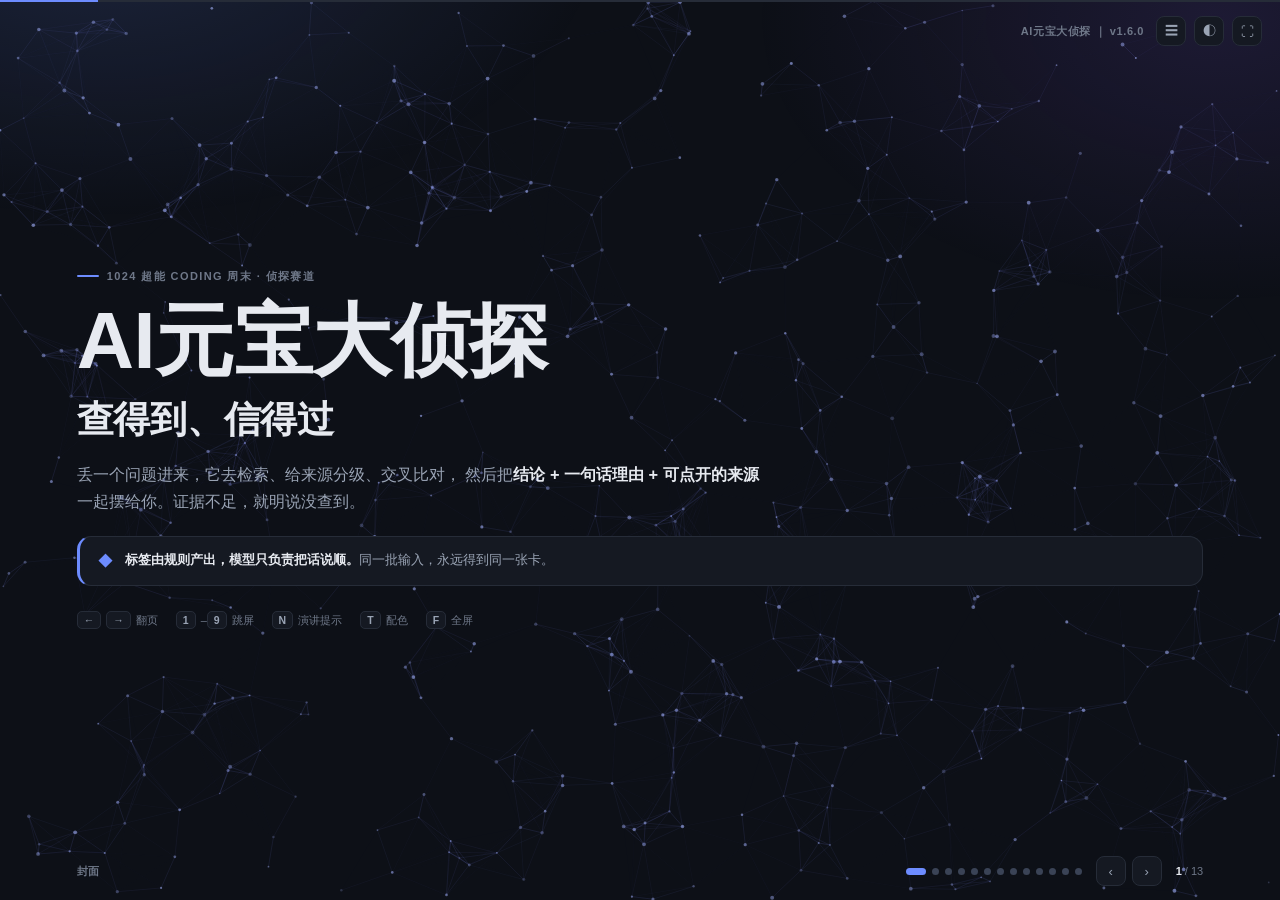
<file: docs/pitch.html>
<!DOCTYPE html>
<html lang="zh-CN" data-theme="dark">
<head>
<meta charset="utf-8">
<meta name="viewport" content="width=device-width, initial-scale=1">
<title>AI元宝大侦探——查得到、信得过 · 路演</title>
<link rel="icon" href="data:image/svg+xml,%3Csvg xmlns='http://www.w3.org/2000/svg' viewBox='0 0 100 100'%3E%3Ctext y='.9em' font-size='88'%3E%F0%9F%94%8D%3C/text%3E%3C/svg%3E">
<script>
// 首帧之前定主题，避免投影时闪一下白
(function () {
  var t = "dark";
  try {
    var f = new URLSearchParams(location.search).get("theme");
    t = (f === "light" || f === "dark") ? f : (localStorage.getItem("detective-theme") || "dark");
  } catch (e) { /* 隐私模式 */ }
  document.documentElement.setAttribute("data-theme", t === "light" ? "light" : "dark");
})();
</script>
<style>
/* ==========================================================================
   配色沿用主站的语义变量，改令牌就够，不要在这里写死色值
   ========================================================================== */
:root {
  color-scheme: light;
  --bg: #f6f7f9;
  --surface: #ffffff;
  --surface-2: #fbfcfe;
  --line: #e4e7ec;
  --line-hover: #c3cbdc;
  --text: #16181d;
  --text-2: #5b6270;
  --text-3: #8a909c;
  --accent: #2f5bea;
  --accent-soft: #eef2ff;
  --ok: #10854f;
  --ok-bg: #e9f7ef;
  --ok-line: #bfe6d1;
  --bad: #c8342f;
  --bad-bg: #fdeceb;
  --bad-line: #f3d9d6;
  --warn: #a86a00;
  --warn-bg: #fdf3e0;
  --warn-line: #f0dcb4;
  --info: #1f5fa8;
  --info-bg: #eaf2fb;
  --info-line: #cfe0f4;
  --muted: #6b7280;
  --muted-bg: #eef0f3;
  --shadow: 0 1px 2px rgba(16, 24, 40, .05), 0 10px 30px rgba(16, 24, 40, .06);
  --pt-dot: 99, 102, 241;
  --pt-link: 79, 70, 229;
  --pt-mouse: 124, 58, 237;
  --pt-boost: 1.45;
  --glow-a: rgba(99, 102, 241, .10);
  --glow-b: rgba(47, 91, 234, .07);
}
[data-theme="dark"] {
  color-scheme: dark;
  --bg: #0d1017;
  --surface: #151922;
  --surface-2: #1a1f2a;
  --line: #262c38;
  --line-hover: #3a4356;
  --text: #e7eaf0;
  --text-2: #9aa4b5;
  --text-3: #6f7889;
  --accent: #6d8cff;
  --accent-soft: #1b2436;
  --ok: #45d69b;
  --ok-bg: #0f2b21;
  --ok-line: #1f5c43;
  --bad: #ff7a72;
  --bad-bg: #2c1516;
  --bad-line: #5a2b28;
  --warn: #f0b53e;
  --warn-bg: #2b2213;
  --warn-line: #5c4a20;
  --info: #6aa8ef;
  --info-bg: #131f2e;
  --info-line: #24415f;
  --muted: #8b93a3;
  --muted-bg: #232834;
  --shadow: 0 1px 2px rgba(0, 0, 0, .5), 0 10px 30px rgba(0, 0, 0, .35);
  --pt-dot: 165, 180, 252;
  --pt-link: 129, 140, 248;
  --pt-mouse: 199, 210, 254;
  --pt-boost: 1.15;
  --glow-a: rgba(109, 140, 255, .16);
  --glow-b: rgba(139, 92, 246, .13);
}

* { box-sizing: border-box; }

html, body { height: 100%; }
body {
  margin: 0; overflow: hidden;
  background: var(--bg); color: var(--text);
  font-family: -apple-system, BlinkMacSystemFont, "Segoe UI", "PingFang SC",
    "Hiragino Sans GB", "Microsoft YaHei", sans-serif;
  -webkit-font-smoothing: antialiased;
  transition: background-color .25s ease, color .25s ease;
}

/* 背景：柔光 + 粒子，都在内容之下 */
body::before {
  content: ""; position: fixed; inset: 0; z-index: 0; pointer-events: none;
  background:
    radial-gradient(56vw 46vh at 8% -8%, var(--glow-a), transparent 70%),
    radial-gradient(50vw 44vh at 95% 2%, var(--glow-b), transparent 72%);
}
#pt { position: fixed; inset: 0; z-index: 0; pointer-events: none; display: block; }

/* ==========================================================================
   版式令牌
   ========================================================================== */
:root {
  --fs-display: clamp(40px, 6.2vw, 88px);
  --fs-h2: clamp(23px, 2.9vw, 40px);
  --fs-h3: clamp(15px, 1.3vw, 19px);
  --fs-lead: clamp(14px, 1.28vw, 20px);
  --fs-body: clamp(12.5px, 1.02vw, 15.5px);
  --fs-mini: clamp(11px, .84vw, 12.5px);
  --pad-x: clamp(28px, 6vw, 104px);
  --radius: 14px;
}

/* ==========================================================================
   幻灯片
   ========================================================================== */
#deck { position: fixed; inset: 0; z-index: 1; }
.slide {
  position: absolute; inset: 0;
  display: flex; flex-direction: column; justify-content: center;
  padding: clamp(56px, 7vh, 92px) var(--pad-x) clamp(64px, 8vh, 96px);
  overflow-y: auto; overscroll-behavior: contain;
  opacity: 0; visibility: hidden; transform: translateY(16px);
  transition: opacity .32s ease, transform .32s ease, visibility .32s;
}
.slide.on { opacity: 1; visibility: visible; transform: none; }
/* 首帧定位到某一屏时不要做淡出动画，否则会看到上一屏一闪 */
body.booting .slide { transition: none !important; }
.slide::-webkit-scrollbar { width: 0; }
.wrap { width: 100%; max-width: 1180px; margin: 0 auto; }

.kicker {
  display: inline-flex; align-items: center; gap: 8px;
  font-size: var(--fs-mini); font-weight: 700; letter-spacing: 1.4px;
  color: var(--text-3); text-transform: uppercase; margin-bottom: 14px;
}
.kicker::before {
  content: ""; width: 22px; height: 2px; background: var(--accent); border-radius: 2px;
}
h1 {
  margin: 0; font-size: var(--fs-display); font-weight: 800;
  letter-spacing: -.5px; line-height: 1.08;
}
h2 {
  margin: 0 0 10px; font-size: var(--fs-h2); font-weight: 800;
  letter-spacing: -.2px; line-height: 1.2;
}
h3 { margin: 0 0 6px; font-size: var(--fs-h3); font-weight: 700; }
.lead {
  margin: 12px 0 0; font-size: var(--fs-lead); color: var(--text-2);
  line-height: 1.62; max-width: 42em;
}
.lead b, .lead strong { color: var(--text); font-weight: 700; }
.sub { font-size: var(--fs-body); color: var(--text-3); line-height: 1.6; }
.mt-s { margin-top: 10px; } .mt-m { margin-top: 20px; } .mt-l { margin-top: 30px; }
.hl { color: var(--accent); }

/* 强调条 */
.rule-bar {
  display: flex; align-items: flex-start; gap: 12px;
  margin-top: clamp(16px, 2.4vh, 26px); padding: 13px 18px;
  border-radius: var(--radius); border: 1px solid var(--line);
  border-left: 3px solid var(--accent); background: var(--surface);
  font-size: var(--fs-body); color: var(--text-2); line-height: 1.6;
}
.rule-bar b { color: var(--text); }
.rule-bar .ico { font-size: 15px; line-height: 1.45; color: var(--accent); }

/* 卡片 */
.grid { display: grid; gap: 14px; }
.g2 { grid-template-columns: repeat(2, minmax(0, 1fr)); }
.g3 { grid-template-columns: repeat(3, minmax(0, 1fr)); }
.g4 { grid-template-columns: repeat(4, minmax(0, 1fr)); }
.g5 { grid-template-columns: repeat(5, minmax(0, 1fr)); }
@media (max-width: 900px) { .g3, .g4, .g5 { grid-template-columns: repeat(2, minmax(0, 1fr)); } }
@media (max-width: 620px) { .g2, .g3, .g4, .g5 { grid-template-columns: 1fr; } }

.card {
  background: var(--surface); border: 1px solid var(--line);
  border-radius: var(--radius); padding: 16px 18px; box-shadow: var(--shadow);
  transition: border-color .2s ease, background-color .25s ease;
}
.card.tight { padding: 13px 15px; }
.card .mark {
  display: inline-flex; align-items: center; justify-content: center;
  width: 24px; height: 24px; border-radius: 7px; font-size: 12px; font-weight: 800;
  margin-bottom: 9px;
}
.card .mark.a { color: var(--accent); background: var(--accent-soft); border: 1px solid var(--line); }
.card .mark.b { color: var(--bad); background: var(--bad-bg); border: 1px solid var(--bad-line); }
.card .mark.c { color: var(--ok); background: var(--ok-bg); border: 1px solid var(--ok-line); }
.card .mark.d { color: var(--warn); background: var(--warn-bg); border: 1px solid var(--warn-line); }
.card p { margin: 6px 0 0; font-size: var(--fs-body); color: var(--text-2); line-height: 1.62; }
.card p.small { font-size: var(--fs-mini); color: var(--text-3); }

/* 层：检索 / 裁决 / 表达 */
.layer { position: relative; padding-top: 30px; }
.layer .tag {
  position: absolute; top: 0; left: 0;
  font-size: var(--fs-mini); font-weight: 800; letter-spacing: 1.2px;
  color: var(--text-3);
}
.layer ul { margin: 8px 0 0; padding-left: 16px; font-size: var(--fs-body); color: var(--text-2); line-height: 1.65; }
.layer ul li { margin: 3px 0; }
.layer ul code {
  font-family: ui-monospace, "SF Mono", Consolas, monospace; font-size: .94em;
  color: var(--accent); background: var(--accent-soft); padding: 1px 5px; border-radius: 4px;
}

/* ==========================================================================
   控件
   ========================================================================== */
.seg { display: flex; flex-wrap: wrap; gap: 6px; }
.chip {
  appearance: none; border: 1px solid var(--line); background: var(--surface);
  color: var(--text-2); font: inherit; font-size: var(--fs-mini); font-weight: 600;
  padding: 6px 12px; border-radius: 999px; cursor: pointer;
  transition: all .16s ease;
}
.chip:hover { border-color: var(--line-hover); color: var(--text); }
.chip[aria-pressed="true"], .chip.on {
  background: var(--accent); border-color: var(--accent);
  color: #fff;
}
[data-theme="dark"] .chip[aria-pressed="true"], [data-theme="dark"] .chip.on { color: #0b0e14; }

.btn-ico {
  appearance: none; width: 30px; height: 30px; padding: 0;
  display: inline-flex; align-items: center; justify-content: center;
  border: 1px solid var(--line); background: var(--surface); color: var(--text-2);
  border-radius: 8px; cursor: pointer; font: inherit; font-size: 13px;
  transition: all .16s ease;
}
.btn-ico:hover { border-color: var(--line-hover); color: var(--text); }

/* 权重计算器 */
.calc { display: grid; grid-template-columns: minmax(0, 1.15fr) minmax(0, 1fr); gap: clamp(16px, 2.4vw, 32px); }
@media (max-width: 860px) { .calc { grid-template-columns: 1fr; } }
.field { margin-bottom: 14px; }
.field-label {
  display: flex; align-items: baseline; justify-content: space-between; gap: 8px;
  font-size: var(--fs-mini); font-weight: 700; color: var(--text-3);
  letter-spacing: .6px; margin-bottom: 7px;
}
.field-label b { color: var(--accent); font-size: var(--fs-body); font-variant-numeric: tabular-nums; }

input[type="range"] {
  appearance: none; width: 100%; height: 4px; border-radius: 99px;
  background: var(--muted-bg); outline: none; cursor: pointer;
}
input[type="range"]::-webkit-slider-thumb {
  appearance: none; width: 16px; height: 16px; border-radius: 50%;
  background: var(--accent); border: 2px solid var(--surface); cursor: grab;
  box-shadow: 0 0 0 1px var(--accent);
}
input[type="range"]::-moz-range-thumb {
  width: 14px; height: 14px; border: 2px solid var(--surface); border-radius: 50%;
  background: var(--accent); cursor: grab;
}

.calc-out {
  display: flex; flex-direction: column; justify-content: center;
  background: var(--surface); border: 1px solid var(--line);
  border-radius: var(--radius); padding: 20px 22px; box-shadow: var(--shadow);
}
.calc-num { display: flex; align-items: baseline; gap: 10px; }
.calc-num b {
  font-size: clamp(38px, 4.6vw, 62px); font-weight: 800; letter-spacing: -2px;
  font-variant-numeric: tabular-nums; line-height: 1; color: var(--text);
}
.calc-num span { font-size: var(--fs-mini); color: var(--text-3); font-weight: 600; }
.bar { height: 6px; border-radius: 99px; background: var(--muted-bg); margin: 14px 0 4px; overflow: hidden; }
.bar i { display: block; height: 100%; width: 0; border-radius: 99px; background: var(--accent); transition: width .3s cubic-bezier(.4, 0, .2, 1); }
.bar-cap { display: flex; justify-content: space-between; font-size: var(--fs-mini); color: var(--text-3); font-variant-numeric: tabular-nums; }
.formula {
  margin-top: 14px; padding: 10px 12px; border-radius: 9px;
  background: var(--surface-2); border: 1px dashed var(--line);
  font-family: ui-monospace, "SF Mono", Consolas, monospace;
  font-size: var(--fs-mini); color: var(--text-2); line-height: 1.7;
  word-break: break-all;
}
.formula em { color: var(--accent); font-style: normal; font-weight: 700; }
.calc-note { margin-top: 12px; font-size: var(--fs-mini); color: var(--text-2); line-height: 1.65; }
.calc-note b { color: var(--text); }

/* 终态预览卡 */
.vcard {
  border: 1px solid var(--line); border-left: 5px solid var(--muted);
  border-radius: var(--radius); background: var(--surface);
  padding: 18px 22px; box-shadow: var(--shadow);
}
.vcard.ok { border-left-color: var(--ok); }
.vcard.bad { border-left-color: var(--bad); }
.vcard.warn { border-left-color: var(--warn); }
.vcard.info { border-left-color: var(--info); }
.vcard.muted { border-left-color: var(--muted); }
.vlabel { font-size: clamp(24px, 2.6vw, 34px); font-weight: 800; letter-spacing: .3px; }
.vcard.ok .vlabel { color: var(--ok); }
.vcard.bad .vlabel { color: var(--bad); }
.vcard.warn .vlabel { color: var(--warn); }
.vcard.info .vlabel { color: var(--info); }
.vcard.muted .vlabel { color: var(--muted); }
.vline { margin: 8px 0 0; font-size: var(--fs-body); color: var(--text); line-height: 1.6; }
.vwhy { margin-top: 10px; font-size: var(--fs-mini); color: var(--text-3); line-height: 1.6; }
.vwhy code {
  font-family: ui-monospace, Consolas, monospace; color: var(--accent);
  background: var(--accent-soft); padding: 1px 5px; border-radius: 4px;
}

/* 折叠块 */
.acc { border: 1px solid var(--line); border-radius: var(--radius); background: var(--surface); overflow: hidden; transition: border-color .2s; }
.acc:hover { border-color: var(--line-hover); }
.acc > button {
  appearance: none; width: 100%; border: 0; background: transparent; font: inherit;
  display: flex; align-items: flex-start; gap: 12px; text-align: left;
  padding: 15px 17px; cursor: pointer; color: var(--text);
}
.acc > button:focus-visible { outline: 2px solid var(--accent); outline-offset: -2px; }
.acc .n {
  flex: 0 0 auto; width: 22px; height: 22px; border-radius: 6px;
  display: inline-flex; align-items: center; justify-content: center;
  font-size: 11px; font-weight: 800; color: var(--accent);
  background: var(--accent-soft); border: 1px solid var(--line);
}
.acc .t { flex: 1; min-width: 0; }
.acc .t b { display: block; font-size: var(--fs-h3); font-weight: 700; }
.acc .t span { display: block; margin-top: 3px; font-size: var(--fs-mini); color: var(--text-3); line-height: 1.55; }
.acc .caret {
  flex: 0 0 auto; color: var(--text-3); font-size: 11px; margin-top: 4px;
  transition: transform .24s ease;
}
.acc[aria-expanded="true"] .caret { transform: rotate(180deg); }
.acc .body {
  display: grid; grid-template-rows: 0fr;
  transition: grid-template-rows .26s cubic-bezier(.4, 0, .2, 1);
}
.acc[aria-expanded="true"] .body { grid-template-rows: 1fr; }
.acc .body > div { overflow: hidden; }
.acc .body p {
  margin: 0; padding: 0 17px 16px 51px;
  font-size: var(--fs-body); color: var(--text-2); line-height: 1.7;
}
.acc .body p b { color: var(--text); }
.acc .body code {
  font-family: ui-monospace, Consolas, monospace; font-size: .93em;
  color: var(--accent); background: var(--accent-soft); padding: 1px 5px; border-radius: 4px;
}

/* 版本时间轴 */
.tl { position: relative; display: grid; grid-auto-flow: column; grid-auto-columns: 1fr; gap: 0; margin-top: 10px; }
.tl::before {
  content: ""; position: absolute; left: 0; right: calc(100% / var(--n, 5)); top: 13px; height: 2px;
  background: var(--line);
}
.tl-item { position: relative; padding-top: 0; }
.tl-dot {
  appearance: none; border: 0; background: transparent; font: inherit; cursor: pointer;
  display: flex; flex-direction: column; align-items: flex-start; gap: 8px;
  padding: 0; text-align: left; width: 100%; color: var(--text-3);
}
.tl-dot .d {
  width: 12px; height: 12px; border-radius: 50%; margin: 8px 0 0 2px;
  background: var(--bg); border: 2px solid var(--line);
  transition: all .2s ease; position: relative; z-index: 1;
}
.tl-dot .v { font-size: var(--fs-mini); font-weight: 800; letter-spacing: .4px; color: var(--text-3); font-variant-numeric: tabular-nums; }
.tl-dot .h { font-size: var(--fs-mini); color: var(--text-2); line-height: 1.45; max-width: 17ch; }
.tl-item.on .tl-dot .d { background: var(--accent); border-color: var(--accent); box-shadow: 0 0 0 5px var(--accent-soft); }
.tl-item.on .tl-dot .v { color: var(--accent); }
.tl-item.on .tl-dot .h { color: var(--text); }
.tl-panel {
  margin-top: 22px; border: 1px solid var(--line); border-radius: var(--radius);
  background: var(--surface); padding: 16px 18px; box-shadow: var(--shadow);
  min-height: 92px;
}
.tl-panel .ph { display: flex; align-items: baseline; gap: 10px; flex-wrap: wrap; margin-bottom: 6px; }
.tl-panel .ph b { font-size: var(--fs-h3); font-weight: 700; }
.tl-panel .ph span { font-size: var(--fs-mini); font-weight: 800; color: var(--accent); font-variant-numeric: tabular-nums; }
.tl-panel p { margin: 0; font-size: var(--fs-body); color: var(--text-2); line-height: 1.7; }
@media (max-width: 760px) {
  .tl { grid-auto-flow: row; grid-auto-columns: auto; gap: 10px; }
  .tl::before { display: none; }
}

/* 表格 */
table.kv { width: 100%; border-collapse: collapse; font-size: var(--fs-body); }
table.kv th, table.kv td {
  text-align: left; padding: 9px 12px; border-bottom: 1px solid var(--line);
  vertical-align: top;
}
table.kv th { font-size: var(--fs-mini); font-weight: 700; color: var(--text-3); letter-spacing: .5px; }
table.kv td { color: var(--text-2); }
table.kv td b { color: var(--text); }
table.kv tr:last-child th, table.kv tr:last-child td { border-bottom: 0; }
table.kv .mono { font-family: ui-monospace, Consolas, monospace; font-size: .93em; }

/* 小统计 */
.stat { text-align: left; }
.stat b { display: block; font-size: clamp(22px, 2.4vw, 32px); font-weight: 800; letter-spacing: -.5px; font-variant-numeric: tabular-nums; }
.stat span { display: block; margin-top: 3px; font-size: var(--fs-mini); color: var(--text-3); line-height: 1.5; }

/* 领域包 */
.dom-panel { border: 1px solid var(--line); border-radius: var(--radius); background: var(--surface); padding: 16px 18px; box-shadow: var(--shadow); }
.dom-head { display: flex; align-items: baseline; gap: 10px; flex-wrap: wrap; margin-bottom: 10px; }
.dom-head b { font-size: var(--fs-h3); }
.dom-head span { font-size: var(--fs-mini); color: var(--text-3); }
.dom-row { display: grid; grid-template-columns: 76px minmax(0, 1fr); gap: 10px; padding: 6px 0; border-top: 1px dashed var(--line); }
.dom-row:first-of-type { border-top: 0; }
.dom-row dt { font-size: var(--fs-mini); font-weight: 700; color: var(--text-3); }
.dom-row dd { margin: 0; font-size: var(--fs-mini); color: var(--text-2); line-height: 1.6; }
.dom-row dd b { color: var(--text); }

/* 限制条目 */
.limit { display: flex; gap: 10px; align-items: flex-start; }
.limit .x {
  flex: 0 0 auto; width: 18px; height: 18px; border-radius: 5px; margin-top: 1px;
  display: inline-flex; align-items: center; justify-content: center;
  font-size: 11px; font-weight: 800; color: var(--bad);
  background: var(--bad-bg); border: 1px solid var(--bad-line);
}
.limit p { margin: 0; font-size: var(--fs-body); color: var(--text-2); line-height: 1.6; }
.limit p b { color: var(--text); }

/* ==========================================================================
   外框：工具条 / 进度 / 页码 / 提示
   ========================================================================== */
.toolbar {
  position: fixed; top: 16px; right: 18px; z-index: 20;
  display: flex; align-items: center; gap: 8px;
}
.toolbar .who {
  font-size: 11px; font-weight: 700; letter-spacing: .6px; color: var(--text-3);
  margin-right: 4px; white-space: nowrap;
}
@media (max-width: 640px) { .toolbar .who { display: none; } }

.progress {
  position: fixed; top: 0; left: 0; right: 0; height: 2px; z-index: 21;
  background: var(--line);
}
.progress i { display: block; height: 100%; width: 0; background: var(--accent); transition: width .3s cubic-bezier(.4, 0, .2, 1); }

.navbar {
  position: fixed; left: 0; right: 0; bottom: 0; z-index: 20;
  display: flex; align-items: center; gap: 14px;
  padding: 10px var(--pad-x) 14px;
  pointer-events: none;
}
.navbar > * { pointer-events: auto; }
.chapter { font-size: var(--fs-mini); color: var(--text-3); font-weight: 600; letter-spacing: .4px; flex: 1; min-width: 0; }
.pager { font-size: var(--fs-mini); color: var(--text-3); font-variant-numeric: tabular-nums; }
.pager b { color: var(--text); font-weight: 800; }
.arrows { display: flex; gap: 6px; }
.dots { display: flex; gap: 6px; }
.dots button {
  appearance: none; width: 7px; height: 7px; padding: 0; border-radius: 50%;
  border: 0; background: var(--line-hover); cursor: pointer; transition: all .18s ease;
}
.dots button:hover { background: var(--text-3); }
.dots button.on { background: var(--accent); width: 20px; border-radius: 99px; }
@media (max-width: 700px) { .dots { display: none; } }

/* 演讲提示 */
.notes {
  position: fixed; left: 18px; bottom: 52px; z-index: 20;
  max-width: min(520px, 56vw);
  border: 1px solid var(--warn-line); border-left: 3px solid var(--warn);
  background: var(--warn-bg); color: var(--warn);
  border-radius: 10px; padding: 10px 14px;
  font-size: var(--fs-mini); line-height: 1.65;
  box-shadow: var(--shadow);
  transform: translateY(8px); opacity: 0; visibility: hidden;
  transition: all .2s ease;
}
.notes.on { transform: none; opacity: 1; visibility: visible; }
.notes b { display: block; font-size: 10px; letter-spacing: 1.2px; margin-bottom: 4px; opacity: .85; }

.hint {
  margin-top: clamp(18px, 3vh, 34px);
  display: flex; flex-wrap: wrap; gap: 10px 18px;
  font-size: var(--fs-mini); color: var(--text-3);
}
.hint kbd {
  font-family: inherit; font-size: 10.5px; font-weight: 700;
  padding: 2px 6px; border-radius: 5px;
  border: 1px solid var(--line); background: var(--surface);
  color: var(--text-2); margin-right: 5px;
}

/* 收尾大标题 */
.end-title {
  font-size: clamp(30px, 4.6vw, 62px); font-weight: 800; letter-spacing: -.8px; line-height: 1.16;
}
.end-title em { font-style: normal; color: var(--accent); }
.url-box {
  display: inline-flex; align-items: center; gap: 10px;
  margin-top: 18px; padding: 10px 16px; border-radius: 10px;
  border: 1px solid var(--line); background: var(--surface);
  font-family: ui-monospace, Consolas, monospace; font-size: var(--fs-body);
  color: var(--accent);
}

/* 减弱动态效果 */
@media (prefers-reduced-motion: reduce) {
  *, *::before, *::after {
    animation-duration: .001ms !important;
    transition-duration: .001ms !important;
  }
}

/* 打印 / 导出 PDF：所有屏顺序展开 */
@media print {
  body { overflow: visible; background: #fff; }
  #pt, body::before, .toolbar, .navbar, .progress, .notes { display: none !important; }
  #deck { position: static; }
  .slide {
    position: static; opacity: 1 !important; visibility: visible !important;
    transform: none !important; page-break-after: always; min-height: 90vh;
  }
  .acc .body { grid-template-rows: 1fr !important; }
}
</style>
</head>
<body class="booting">
<canvas id="pt" aria-hidden="true"></canvas>
<div class="progress"><i id="prog"></i></div>

<div class="toolbar">
  <span class="who">AI元宝大侦探 ｜ v1.6.0</span>
  <button class="btn-ico" id="noteBtn" type="button" title="演讲提示（N）" aria-label="切换演讲提示">☰</button>
  <button class="btn-ico" id="themeBtn" type="button" title="日间 / 夜间（T）" aria-label="切换配色">◐</button>
  <button class="btn-ico" id="fsBtn" type="button" title="全屏（F）" aria-label="全屏">⛶</button>
</div>

<main id="deck">

  <!-- 1 封面 -->
  <section class="slide on" data-ch="封面" data-note="20 秒。先别讲架构，只讲一句：让 AI 先查再说，说了就有出处。">
    <div class="wrap">
      <div class="kicker">1024 超能 Coding 周末 · 侦探赛道</div>
      <h1>AI元宝大侦探</h1>
      <p class="lead" style="font-size:var(--fs-h2);font-weight:700;color:var(--text);margin-top:6px;letter-spacing:-.3px">
        查得到、信得过
      </p>
      <p class="lead">
        丢一个问题进来，它去检索、给来源分级、交叉比对，
        然后把<b>结论 + 一句话理由 + 可点开的来源</b>一起摆给你。证据不足，就明说没查到。
      </p>
      <div class="rule-bar">
        <span class="ico">◆</span>
        <span><b>标签由规则产出，模型只负责把话说顺。</b>同一批输入，永远得到同一张卡。</span>
      </div>
      <div class="hint">
        <span><kbd>←</kbd><kbd>→</kbd>翻页</span>
        <span><kbd>1</kbd>–<kbd>9</kbd>跳屏</span>
        <span><kbd>N</kbd>演讲提示</span>
        <span><kbd>T</kbd>配色</span>
        <span><kbd>F</kbd>全屏</span>
      </div>
    </div>
  </section>

  <!-- 2 问题 -->
  <section class="slide" data-ch="问题" data-note="40 秒。三件事都不难被检查，只是没人做。讲完停一下，让评委点头。">
    <div class="wrap">
      <div class="kicker">问题</div>
      <h2>AI 敢回答，但不敢作证</h2>
      <p class="lead">搜索类产品已经能「答得像」，但没人能替你回答下一句：<b>这话到底谁说的、能不能点开、换个人跑一遍还一样吗。</b></p>
      <div class="grid g3 mt-m">
        <div class="card">
          <span class="mark b">✕</span>
          <h3>没有出处</h3>
          <p>结论说得斩钉截铁，一条来源都点不开。看起来权威，实际上无法反驳、也无法复核。</p>
        </div>
        <div class="card">
          <span class="mark b">✕</span>
          <h3>分不清轻重</h3>
          <p>官方文件和养生号文章被同等采信。三家网站转同一篇通稿，看起来像三个独立印证。</p>
        </div>
        <div class="card">
          <span class="mark b">✕</span>
          <h3>顺手编原文</h3>
          <p>引用看起来像原文，回原文里逐字找，找不到。这类幻觉最难被普通人识破。</p>
        </div>
      </div>
      <div class="rule-bar">
        <span class="ico">◆</span>
        <span>这三件事都不难被检查，只是<b>没人把它做成默认动作</b>。这个作品只做这一件事。</span>
      </div>
    </div>
  </section>

  <!-- 3 三层 -->
  <section class="slide" data-ch="做法" data-note="40 秒。别念架构图。只强调一件事：模型不碰标签。">
    <div class="wrap">
      <div class="kicker">做法</div>
      <h2>三层，每层只管一件事</h2>
      <div class="grid g3 mt-m">
        <div class="card layer">
          <span class="tag">检索层</span>
          <h3>主动去捞反方</h3>
          <p>一句话换成最多 3 路确定性问法，专门去捞官方口径和辟谣稿。</p>
          <ul>
            <li>元宝搜索 <code>SearchPro</code>，<code>TC3-HMAC-SHA256</code> 手写签名</li>
            <li>无密钥 / 断网自动走离线样例，链路照样完整</li>
            <li>每条记录自己是<b>被哪一路</b>捞回来的</li>
          </ul>
        </div>
        <div class="card layer">
          <span class="tag">裁决层</span>
          <h3>算权重，不打分</h3>
          <p>信源分四档，姿态分四种，加权投票算出真 / 假 / 说不准。</p>
          <ul>
            <li>语义判定<b>只判单条</b>，不判结论</li>
            <li>引用必须<b>逐字可校验</b>，对不上就作废那一条</li>
            <li>同源转载判重，权重减半</li>
          </ul>
        </div>
        <div class="card layer">
          <span class="tag">表达层</span>
          <h3>只负责把话说顺</h3>
          <p>模型可以润色那一句话，但绝不参与打标签。</p>
          <ul>
            <li>没配模型也能完整跑，卡片上会写明</li>
            <li>静态卡自包含，可分享、可归档</li>
            <li>每条证据标注<b>语义</b>还是<b>词典</b>判的</li>
          </ul>
        </div>
      </div>
      <div class="rule-bar">
        <span class="ico">◆</span>
        <span>所以同一批搜索结果，换一次调用、换一台机器，<b>标签必须一致</b>——这才叫可复核。模型只在终点出现一次。</span>
      </div>
    </div>
  </section>

  <!-- 4 权重计算器 -->
  <section class="slide" data-ch="裁决规则" data-note="60 秒。这一屏不讲故事，讲算术。可以请评委随口报一组，你现场拨。">
    <div class="wrap">
      <div class="kicker">裁决规则 · 可现场拨</div>
      <h2>一条证据值多少，是算出来的</h2>
      <p class="lead">拨下面四个因子，看权重怎么变。阈值都在 <b>config.py</b> 里，改完当场可复现，<b>不需要重训任何东西</b>。</p>
      <div class="calc mt-m">
        <div class="calc-controls">
          <div class="field">
            <div class="field-label"><span>权威度</span></div>
            <div class="seg" data-group="tier" role="group">
              <button class="chip on" data-k="1" type="button">T1 权威一手</button>
              <button class="chip" data-k="2" type="button">T2 主流媒体</button>
              <button class="chip" data-k="3" type="button">T3 垂直专业</button>
              <button class="chip" data-k="4" type="button">T4 UGC</button>
            </div>
          </div>
          <div class="field">
            <div class="field-label"><span>相关性</span><b id="relOut">0.82</b></div>
            <input type="range" id="rel" min="0" max="1" step="0.01" value="0.82" aria-label="相关性">
          </div>
          <div class="field">
            <div class="field-label"><span>时效</span></div>
            <div class="seg" data-group="fresh" role="group">
              <button class="chip on" data-k="30d" type="button">≤30 天</button>
              <button class="chip" data-k="1y" type="button">≤1 年</button>
              <button class="chip" data-k="3y" type="button">≤3 年</button>
              <button class="chip" data-k="old" type="button">更早</button>
              <button class="chip" data-k="none" type="button">无日期</button>
            </div>
          </div>
          <div class="field">
            <div class="field-label"><span>姿态</span></div>
            <div class="seg" data-group="stance" role="group">
              <button class="chip on" data-k="support" type="button">支持</button>
              <button class="chip" data-k="refute" type="button">否定</button>
              <button class="chip" data-k="uncertain" type="button">存疑</button>
              <button class="chip" data-k="neutral" type="button">仅陈述</button>
            </div>
          </div>
        </div>
        <div class="calc-out">
          <div class="calc-num"><b id="wOut">1.01</b><span>单条权重</span></div>
          <div class="bar"><i id="wBar"></i></div>
          <div class="bar-cap"><span>0</span><span>单条上限 1.10</span></div>
          <div class="formula" id="formula"></div>
          <div class="calc-note" id="calcNote"></div>
        </div>
      </div>
    </div>
  </section>

  <!-- 5 五种终态 -->
  <section class="slide" data-ch="终态" data-note="50 秒。重点演「说不准」和「没查到」。敢说不知道是这条赛道最值钱的镜头。">
    <div class="wrap">
      <div class="kicker">五种终态</div>
      <h2>最值钱的一屏，是它敢说不知道</h2>
      <p class="lead">点一下看每种终态的判定条件。注意最后两种：<b>没查到</b> 和 <b>查询失败</b>是两件事，不能混。</p>
      <div class="seg mt-m" id="vSeg" role="group" aria-label="终态">
        <button class="chip" data-k="true" type="button">真</button>
        <button class="chip" data-k="false" type="button">假</button>
        <button class="chip on" data-k="unclear" type="button">说不准</button>
        <button class="chip" data-k="no_evidence" type="button">没查到可靠来源</button>
        <button class="chip" data-k="error" type="button">查询失败</button>
      </div>
      <div class="vcard warn mt-m" id="vCard">
        <div class="vlabel" id="vLabel">说不准</div>
        <p class="vline" id="vLine"></p>
        <div class="vwhy" id="vWhy"></div>
      </div>
      <div class="rule-bar">
        <span class="ico">◆</span>
        <span>「没查到」不等于「是假的」，也不等于「系统坏了」。<b>三种认输方式必须分得清</b>，否则用户会被自己的工具骗。</span>
      </div>
    </div>
  </section>

  <!-- 6 三个机制 -->
  <section class="slide" data-ch="可检验性" data-note="60 秒。这是拉开差距的地方：不是承诺可靠，是把自己最脆弱的地方指出来。">
    <div class="wrap">
      <div class="kicker">可检验性</div>
      <h2>三个机制，专门用来打自己的脸</h2>
      <p class="lead">单路检索只看得到同温层证据，转载稿会让一句话看起来被多家印证。这两件事都会让结论<b>看起来比实际更可靠</b>。</p>
      <div class="grid mt-m" style="gap:10px">
        <div class="acc" aria-expanded="false">
          <button type="button">
            <span class="n">1</span>
            <span class="t"><b>多路查询规划</b><span>辟谣稿很少用提问式标题，不主动构造反向查询就会漏</span></span>
            <span class="caret">▾</span>
          </button>
          <div class="body"><div><p>
            一次查证自动跑最多 3 路确定性问法，<b>不依赖模型</b>，同一句话每次跑出同一组查询。
            查真假走「原句 ／ 核心陈述 + 是谣言吗 官方辟谣 ／ 核心陈述 + 依据 研究 官方回应」。
            结果按 URL 归一去重，卡片上的「检索路线」会显示<b>每路捞回多少条、其中多少条是新出现的</b>——
            第 2、3 路新增全是 0，说明这个话题已经被第 1 路捞干净了，不用假装多跑了两路。
          </p></div></div>
        </div>
        <div class="acc" aria-expanded="false">
          <button type="button">
            <span class="n">2</span>
            <span class="t"><b>同源转载识别</b><span>三家网站转同一篇通稿，不该等于三个独立印证</span></span>
            <span class="caret">▾</span>
          </button>
          <div class="body"><div><p>
            取正文前 140 字做<b>字符三元组 Jaccard 相似度</b>，<code>≥ 0.55</code> 判为转载，记下原始出处。
            转载条目的权重 <b>×0.5</b>，且不计入独立来源数。这一条直接作用在置信度上，
            卡片上那条会整条降透明度并标注「转载」。
          </p></div></div>
        </div>
        <div class="acc" aria-expanded="false">
          <button type="button">
            <span class="n">3</span>
            <span class="t"><b>推翻路径 + 留一检验</b><span>回答「我凭什么信你」，而不是再给一个百分比</span></span>
            <span class="caret">▾</span>
          </button>
          <div class="body"><div><p>
            每张卡都附「想推翻这张卡，可以这样试」：回原文逐字核对最高权威那条、指向对立面的来源说明为什么没被采信、
            用更晚的同级来源覆盖它。最后一条是量化的——<b>把权重最高的 3 条逐条抽掉重算</b>，
            结论会翻就直接点名「这张卡是它撑着的」。比起一个置信度百分比，这个信息更能指导人怎么复核。
          </p></div></div>
        </div>
      </div>
    </div>
  </section>

  <!-- 7 终态各进一步 -->
  <section class="slide" data-ch="再进一步" data-note="50 秒。三条各点开一个例子。核心是：用户要的不是结论，是然后呢。">
    <div class="wrap">
      <div class="kicker">三种终态，各自再往前一步</div>
      <h2>用户要的不是结论，是「然后呢」</h2>
      <p class="lead">点开看真实样例。三步都<b>不参与裁决</b>，只负责把下一步交到人手里。</p>
      <div class="grid mt-m" style="gap:10px">
        <div class="acc" aria-expanded="true">
          <button type="button">
            <span class="n">真/假</span>
            <span class="t"><b>关键数字核对</b><span>同一量纲在不同来源对不上，就摆出来</span></span>
            <span class="caret">▾</span>
          </button>
          <div class="body"><div><p>
            政策样例正好命中：官方写「最高不超过 <b>500 万元</b>」，两个官方来源一致；代办站写「最高可达 <b>3000 万元</b>」。
            措辞只说「口径可能不同，请核对」，<b>从不说「矛盾」</b>——哪个数字对，得人点开原文定。
            两条硬约束：只有一个来源给出多个值时不报（那是同一份材料在做口径对比），四位年份不当期限。
          </p></div></div>
        </div>
        <div class="acc" aria-expanded="false">
          <button type="button">
            <span class="n">说不准</span>
            <span class="t"><b>条件差异定位</b><span>指出两方说的其实不是同一件事</span></span>
            <span class="caret">▾</span>
          </button>
          <div class="body"><div><p>
            隔夜菜那条：否定方限定在「<b>冷藏</b>」，支持方限定在「<b>长期食用</b>」「<b>室温放置超过 4 小时</b>」。
            → 这更像两个不同条件下的两个结论，不宜按同一句话裁决。
            五类条件维度（人群 / 剂量与程度 / 使用场景 / 范围与口径 / 地域），纯词表 + 差集，不依赖模型。
          </p></div></div>
        </div>
        <div class="acc" aria-expanded="false">
          <button type="button">
            <span class="n">没查到</span>
            <span class="t"><b>最小补证清单</b><span>把「认输」变成可执行的下一步</span></span>
            <span class="caret">▾</span>
          </button>
          <div class="body"><div><p>
            按「这张卡实际缺什么」逐项生成：缺 T1 一手来源、来源集中在单一域名、只知道是转载但没拿到原文、
            证据整体偏旧、关键来源没标时间……<b>最多给 4 条</b>——多了用户不会做，等于没给。
          </p></div></div>
        </div>
      </div>
    </div>
  </section>

  <!-- 8 领域包 -->
  <section class="slide" data-ch="复用" data-note="40 秒。点两个领域切换，让评委看到结论用语都变了，但代码没变。">
    <div class="wrap">
      <div class="kicker">高复用</div>
      <h2>一个引擎，六个领域包</h2>
      <p class="lead">换行业只换一个约 <b>30 行 JSON</b>：权威源表、线索词、语义上下文、结论用语、时效衰减全部配置化，<b>不改一行 Python</b>。</p>
      <div class="seg mt-m" id="domSeg" role="group" aria-label="领域包"></div>
      <div class="dom-panel mt-m" id="domPanel"></div>
    </div>
  </section>

  <!-- 9 商业化 -->
  <section class="slide" data-ch="落地" data-note="30 秒。不用逐行念。点两行：投标留痕和私域部署，这两个最能接活。">
    <div class="wrap">
      <div class="kicker">落地形态</div>
      <h2>同一套能力，换一个壳就能用</h2>
      <p class="lead">引擎不变，变的只是入口。<b>检索和模型都可以在客户内网，提问不出门</b>，只需要一个出网白名单调元宝搜索。</p>
      <div class="card mt-m" style="padding:4px 6px">
        <table class="kv">
          <thead><tr><th style="width:22%">形态</th><th style="width:34%">面向谁</th><th>复用方式</th></tr></thead>
          <tbody>
            <tr><td><b>群机器人</b></td><td>中小企业内部（政策、用工）</td><td>一次部署，全公司问</td></tr>
            <tr><td><b>浏览器插件</b></td><td>采购、投研、编辑</td><td>划词即查，结果直接存成静态卡</td></tr>
            <tr><td><b>API</b></td><td>客户自有系统（CRM / ERP / 投标平台）</td><td><span class="mono">/api/check</span> 直接接，按次计</td></tr>
            <tr><td><b>静态卡导出</b></td><td>需要留痕的场合（投标、审计、合规）</td><td>每张卡带 12 位指纹，可归档复核</td></tr>
            <tr><td><b>工作流节点</b></td><td>已经在用 AI 工作台的团队</td><td>挂进现有流程，不换工具</td></tr>
          </tbody>
        </table>
      </div>
      <div class="rule-bar">
        <span class="ico">◆</span>
        <span>选场景的标准不是行业新不新，是<b>调用频率 × 人工成本 × 答错的代价</b>。政策与资质是固定动作反复做，财务法务是低频高价值。</span>
      </div>
    </div>
  </section>

  <!-- 10 版本 -->
  <section class="slide" data-ch="版本" data-note="50 秒。点每个节点。讲清一条：版本号存在的理由是「同一个问题不能有两种卡」。">
    <div class="wrap">
      <div class="kicker">版本特点 · v1.6.0</div>
      <h2>从「跑通」到「可被检验」</h2>
      <p class="lead">七个版本，每个版本只解决一件事。点节点看细节。</p>
      <div class="tl mt-m" id="tl"></div>
      <div class="tl-panel" id="tlPanel"></div>
      <div class="rule-bar">
        <span class="ico">◆</span>
        <span>版本号写进每张卡的 JSON 和静态卡页脚。因为阈值、权重、词表改过之后<b>同一个问题就会得出不同的卡</b>——没有版本号，两张不一样的卡说不清是数据变了还是代码变了。</span>
      </div>
    </div>
  </section>

  <!-- 11 工程与交付 -->
  <section class="slide" data-ch="工程" data-note="30 秒。四个数字一句话带过。重点说静态卡能离线复核，这是评委能带走的证据。">
    <div class="wrap">
      <div class="kicker">工程与交付</div>
      <h2>下载就能跑，产物能带走</h2>
      <div class="grid g4 mt-m">
        <div class="card stat"><b>0</b><span>第三方依赖<br>纯 Python 标准库 + 原生 JS</span></div>
        <div class="card stat"><b>5</b><span>个 GET 接口 + 1 个 POST<br>健康 / 领域 / 样例 / 查证卡 / 密钥设置</span></div>
        <div class="card stat"><b>12</b><span>位指纹<br>自包含静态卡可离线复核</span></div>
        <div class="card stat"><b>600</b><span>颗粒子背景<br>实测 75fps，不占帧预算</span></div>
      </div>
      <div class="grid g3 mt-s">
        <div class="card tight">
          <h3>可现场切换检索层</h3>
          <p class="small">加 <code style="font-family:ui-monospace,Consolas,monospace;color:var(--accent)">provider=mock|wsa</code> 就能在同一张卡上证明「骨架不变、检索层可换」。</p>
        </div>
        <div class="card tight">
          <h3>异常原样透传</h3>
          <p class="small">限频、没开通服务会显示成「查询失败」，不会伪装成「没查到」。这两种错不能混。</p>
        </div>
        <div class="card tight">
          <h3>界面也是自包含的</h3>
          <p class="small">日间 / 夜间只靠语义变量切换；粒子层 pointer-events:none，不遮挡任何交互。</p>
        </div>
      </div>
    </div>
  </section>

  <!-- 12 限制 -->
  <section class="slide" data-ch="限制" data-note="40 秒。主动交代限制最能建立信任。别快进，念三条就够。">
    <div class="wrap">
      <div class="kicker">先说做不到的</div>
      <h2>这些地方它做不到</h2>
      <p class="lead">主动写清楚限制，比多给一个置信度百分比更能建立信任。<b>全部写在 README 里</b>。</p>
      <div class="grid g2 mt-m" style="gap:12px">
        <div class="card tight"><div class="limit"><span class="x">✕</span><p><b>词典法会漏判反讽和双重否定。</b>所以每条判定都附带原文句——漏判能被人一眼看出来，而不会被藏起来。</p></div></div>
        <div class="card tight"><div class="limit"><span class="x">✕</span><p><b>引用是逐字校验，宁可保守。</b>模型做了合理改写（比如补了主语）也会被判无效并回落。</p></div></div>
        <div class="card tight"><div class="limit"><span class="x">✕</span><p><b>同域名最多采信 2 条。</b>副作用是单一权威站独占的题目，可能因来源不足被判「没查到」。</p></div></div>
        <div class="card tight"><div class="limit"><span class="x">✕</span><p><b>数字核对只并列，不裁判。</b>它是有意保守的提示器，不是审计工具——哪个数字对，得人点开原文定。</p></div></div>
        <div class="card tight"><div class="limit"><span class="x">✕</span><p><b>转载识别只看文字重合度。</b>大幅改写后再转载会漏判；共用通稿模板会被压低权重，但不会翻转结论方向。</p></div></div>
        <div class="card tight"><div class="limit"><span class="x">✕</span><p><b>离线样例是演示数据。</b>不得当作真实查证结果使用，页面会显示「离线样例」角标。</p></div></div>
      </div>
    </div>
  </section>

  <!-- 13 收尾 -->
  <section class="slide" data-ch="收尾" data-note="20 秒。回到第一句话，然后直接打开作品跑一单给评委看。">
    <div class="wrap">
      <div class="kicker">收尾</div>
      <p class="end-title">查得到、信得过<br><em>不是承诺，是每一步都点得开。</em></p>
      <p class="lead">
        它不会替你做决定，也不会假装知道。
        它做的是把「这话谁说的、能不能点开、换个人跑一遍还一样吗」变成默认动作。
      </p>
      <div class="url-box">本地入口　http://127.0.0.1:8765/</div>
      <div class="grid g3 mt-m" style="gap:10px">
        <div class="card tight"><p class="small"><b style="color:var(--text)">?q=问题</b><br>带问题直接出卡，方便贴给评委</p></div>
        <div class="card tight"><p class="small"><b style="color:var(--text)">分享卡片</b><br>导出可离线复核的静态卡</p></div>
        <div class="card tight"><p class="small"><b style="color:var(--text)">T 键</b><br>投影建议用夜间配色</p></div>
      </div>
      <p class="sub mt-m">AI元宝大侦探 ｜ 1024 超能 Coding 周末 · 侦探赛道 ｜ v1.6.0</p>
    </div>
  </section>

</main>

<nav class="navbar">
  <span class="chapter" id="chapter">封面</span>
  <div class="dots" id="dots"></div>
  <div class="arrows">
    <button class="btn-ico" id="prevBtn" type="button" title="上一屏（←）" aria-label="上一屏">‹</button>
    <button class="btn-ico" id="nextBtn" type="button" title="下一屏（→）" aria-label="下一屏">›</button>
  </div>
  <span class="pager"><b id="cur">1</b> / <span id="tot">13</span></span>
</nav>

<div class="notes" id="notes"><b>演讲提示</b><span id="noteText"></span></div>

<script>
/* ==========================================================================
   1. 粒子背景（与主站 web/particles.js 同一套参数，600 颗）
      颜色读 CSS 变量，切主题只重读颜色，粒子位置不跳。
   ========================================================================== */
(function () {
  "use strict";
  var CFG = {
    count: 600,
    velocitySpan: 0.45, radiusScale: 1.2, radiusMin: 0.8,
    alphaSpan: 0.4, alphaMin: 0.2,
    connectDist: 75, mouseConnectDist: 95,
    mouseLineWidth: 1, linkAlphaScale: 0.18, linkLineWidth: 0.8, mouseLinkAlphaScale: 0.35
  };
  var cvs = document.getElementById("pt");
  if (!cvs) return;
  var ctx = cvs.getContext("2d");
  if (!ctx) return;

  var W = 0, H = 0, dpr = 1, raf = 0, running = false;
  var ps = [], mouse = { x: null, y: null }, rt = 0;
  var tone = { dot: "165,180,252", link: "129,140,248", mouse: "199,210,254", boost: 1.15 };
  var reduce = !!(window.matchMedia && window.matchMedia("(prefers-reduced-motion: reduce)").matches);

  function readTone() {
    var cs = getComputedStyle(document.documentElement);
    function pick(n, d) { var v = cs.getPropertyValue(n); v = v ? v.trim() : ""; return v || d; }
    tone.dot = pick("--pt-dot", tone.dot);
    tone.link = pick("--pt-link", tone.link);
    tone.mouse = pick("--pt-mouse", tone.mouse);
    var b = parseFloat(pick("--pt-boost", String(tone.boost)));
    tone.boost = isFinite(b) && b > 0 ? b : 1;
  }

  function seed() {
    ps.length = 0;
    for (var i = 0; i < CFG.count; i++) {
      ps.push({
        x: Math.random() * W, y: Math.random() * H,
        vx: (Math.random() - 0.5) * CFG.velocitySpan,
        vy: (Math.random() - 0.5) * CFG.velocitySpan,
        r: Math.random() * CFG.radiusScale + CFG.radiusMin,
        a: Math.random() * CFG.alphaSpan + CFG.alphaMin
      });
    }
  }

  function resize() {
    dpr = Math.min(window.devicePixelRatio || 1, 2);
    W = window.innerWidth; H = window.innerHeight;
    cvs.width = Math.round(W * dpr);
    cvs.height = Math.round(H * dpr);
    cvs.style.width = W + "px";
    cvs.style.height = H + "px";
    ctx.setTransform(dpr, 0, 0, dpr, 0, 0);
    seed();
  }

  function paint(step) {
    ctx.clearRect(0, 0, W, H);
    for (var i = 0; i < ps.length; i++) {
      var p = ps[i];
      if (step) {
        p.x += p.vx; p.y += p.vy;
        if (p.x < 0) p.x += W; else if (p.x > W) p.x -= W;
        if (p.y < 0) p.y += H; else if (p.y > H) p.y -= H;
      }
      ctx.beginPath();
      ctx.arc(p.x, p.y, p.r, 0, Math.PI * 2);
      ctx.fillStyle = "rgba(" + tone.dot + "," + p.a + ")";
      ctx.fill();

      for (var j = i + 1; j < ps.length; j++) {
        var q = ps[j], dx = p.x - q.x, dy = p.y - q.y;
        var d = Math.sqrt(dx * dx + dy * dy);
        if (d < CFG.connectDist) {
          var a = (1 - d / CFG.connectDist) * CFG.linkAlphaScale * tone.boost;
          ctx.beginPath(); ctx.moveTo(p.x, p.y); ctx.lineTo(q.x, q.y);
          ctx.strokeStyle = "rgba(" + tone.link + "," + a.toFixed(3) + ")";
          ctx.lineWidth = CFG.linkLineWidth; ctx.stroke();
        }
      }
      if (mouse.x !== null) {
        var mx = p.x - mouse.x, my = p.y - mouse.y;
        var md = Math.sqrt(mx * mx + my * my);
        if (md < CFG.mouseConnectDist) {
          var ma = (1 - md / CFG.mouseConnectDist) * CFG.mouseLinkAlphaScale * tone.boost;
          ctx.beginPath(); ctx.moveTo(p.x, p.y); ctx.lineTo(mouse.x, mouse.y);
          ctx.strokeStyle = "rgba(" + tone.mouse + "," + ma.toFixed(3) + ")";
          ctx.lineWidth = CFG.mouseLineWidth; ctx.stroke();
        }
      }
    }
  }

  function loop() { paint(true); raf = requestAnimationFrame(loop); }
  function start() {
    if (reduce) { paint(false); return; }
    if (running) return;
    running = true; raf = requestAnimationFrame(loop);
  }
  function stop() { running = false; if (raf) { cancelAnimationFrame(raf); raf = 0; } }

  readTone(); resize(); start();

  window.addEventListener("resize", function () {
    if (rt) clearTimeout(rt);
    rt = setTimeout(function () { resize(); if (!running) paint(false); }, 150);
  });
  window.addEventListener("mousemove", function (e) { mouse.x = e.clientX; mouse.y = e.clientY; }, { passive: true });
  document.addEventListener("mouseleave", function () { mouse.x = null; mouse.y = null; });
  document.addEventListener("visibilitychange", function () { document.hidden ? stop() : start(); });

  window.__paintReTone = function () { readTone(); if (!running) paint(false); };
  window.__stopPaint = stop;
})();

/* ==========================================================================
   2. 主题
   ========================================================================== */
(function () {
  "use strict";
  function apply(t, persist) {
    var next = t === "light" ? "light" : "dark";
    document.documentElement.setAttribute("data-theme", next);
    if (persist) { try { localStorage.setItem("detective-theme", next); } catch (e) {} }
    if (window.__paintReTone) window.__paintReTone();
  }
  document.getElementById("themeBtn").addEventListener("click", function () {
    apply(document.documentElement.getAttribute("data-theme") === "dark" ? "light" : "dark", true);
  });
  window.__toggleTheme = function () {
    document.getElementById("themeBtn").click();
  };
})();

/* ==========================================================================
   3. 幻灯片导航
   ========================================================================== */
(function () {
  "use strict";
  var slides = [].slice.call(document.querySelectorAll(".slide"));
  var dotsBox = document.getElementById("dots");
  var chapter = document.getElementById("chapter");
  var cur = document.getElementById("cur");
  var prog = document.getElementById("prog");
  var noteText = document.getElementById("noteText");
  var notesBox = document.getElementById("notes");
  var idx = 0;

  document.getElementById("tot").textContent = slides.length;

  slides.forEach(function (s, i) {
    var b = document.createElement("button");
    b.type = "button";
    b.setAttribute("aria-label", "第 " + (i + 1) + " 屏：" + (s.dataset.ch || ""));
    b.addEventListener("click", function () { go(i); });
    dotsBox.appendChild(b);
  });
  var dots = [].slice.call(dotsBox.children);

  function go(i) {
    i = Math.max(0, Math.min(slides.length - 1, i));
    idx = i;
    slides.forEach(function (s, k) { s.classList.toggle("on", k === i); });
    dots.forEach(function (d, k) { d.classList.toggle("on", k === i); });
    var s = slides[i];
    s.scrollTop = 0;
    chapter.textContent = s.dataset.ch || "";
    cur.textContent = i + 1;
    prog.style.width = ((i + 1) / slides.length * 100) + "%";
    noteText.textContent = s.dataset.note || "";
    if (history.replaceState) history.replaceState(null, "", "#" + (i + 1));
  }
  window.__go = go;

  function toggleNotes() { notesBox.classList.toggle("on"); }
  function toggleFull() {
    if (!document.fullscreenElement) {
      if (document.documentElement.requestFullscreen) document.documentElement.requestFullscreen();
    } else if (document.exitFullscreen) {
      document.exitFullscreen();
    }
  }

  document.addEventListener("keydown", function (e) {
    var tag = (e.target.tagName || "").toLowerCase();
    if (tag === "input" || tag === "textarea" || tag === "select") {
      if (e.key !== "Escape") return;
    }
    var k = e.key;
    if (k === "ArrowRight" || k === "ArrowDown" || k === "PageDown" || k === " " || k === "Enter") {
      e.preventDefault(); go(idx + 1);
    } else if (k === "ArrowLeft" || k === "ArrowUp" || k === "PageUp") {
      e.preventDefault(); go(idx - 1);
    } else if (k === "Home") { e.preventDefault(); go(0); }
    else if (k === "End") { e.preventDefault(); go(slides.length - 1); }
    else if (k === "f" || k === "F") { toggleFull(); }
    else if (k === "n" || k === "N") { toggleNotes(); }
    else if (k === "t" || k === "T") { if (window.__toggleTheme) window.__toggleTheme(); }
    else if (k === "?" ) { toggleNotes(); }
    else if (/^[1-9]$/.test(k)) { go(parseInt(k, 10) - 1); }
  });

  document.getElementById("noteBtn").addEventListener("click", toggleNotes);
  document.getElementById("fsBtn").addEventListener("click", toggleFull);
  document.getElementById("prevBtn").addEventListener("click", function () { go(idx - 1); });
  document.getElementById("nextBtn").addEventListener("click", function () { go(idx + 1); });

  /* 触屏左右滑 */
  var tx = 0, ty = 0;
  document.addEventListener("touchstart", function (e) {
    tx = e.touches[0].clientX; ty = e.touches[0].clientY;
  }, { passive: true });
  document.addEventListener("touchend", function (e) {
    var dx = e.changedTouches[0].clientX - tx;
    var dy = e.changedTouches[0].clientY - ty;
    if (Math.abs(dx) > 60 && Math.abs(dx) > Math.abs(dy)) go(idx + (dx < 0 ? 1 : -1));
  }, { passive: true });

  /* 滚轮：节流，一屏一屏走。当前屏内容需要滚动时先让内容滚完，别抢事件 */
  var lock = false;
  document.addEventListener("wheel", function (e) {
    if (lock) return;
    if (Math.abs(e.deltaY) < 24) return;
    var s = slides[idx];
    var room = s.scrollHeight - s.clientHeight;
    if (room > 4) {
      var atTop = s.scrollTop <= 2;
      var atBottom = s.scrollTop >= room - 2;
      if ((e.deltaY > 0 && !atBottom) || (e.deltaY < 0 && !atTop)) return;
    }
    lock = true;
    setTimeout(function () { lock = false; }, 520);
    go(idx + (e.deltaY > 0 ? 1 : -1));
  }, { passive: true });

  /* 深链：#3 → 第 3 屏；页面内 hash 变化也要跟着走（否则分享出去的锚点只能新鲜打开才生效） */
  function fromHash() {
    var n = parseInt((location.hash || "").replace("#", ""), 10);
    if (isFinite(n) && n > 0) go(n - 1);
  }
  window.addEventListener("hashchange", fromHash);
  fromHash();
  if (!location.hash) go(0);
  dots[0].classList.add("on");

  /* 定位完成后再开启过渡，首帧不闪 */
  requestAnimationFrame(function () {
    requestAnimationFrame(function () { document.body.classList.remove("booting"); });
  });
})();

/* ==========================================================================
   4. 权重计算器
   ========================================================================== */
(function () {
  "use strict";
  var TIER = { "1": 1.0, "2": 0.7, "3": 0.5, "4": 0.25 };
  var FRESH = { "30d": 1.10, "1y": 1.00, "3y": 0.90, "old": 0.80, "none": 0.95 };
  var STANCE = { support: 1.0, refute: 1.0, uncertain: 0.45, neutral: 0 };
  var state = { tier: "1", fresh: "30d", stance: "support", rel: 0.82 };
  var MAX = 1.10;

  var wOut = document.getElementById("wOut");
  var wBar = document.getElementById("wBar");
  var formula = document.getElementById("formula");
  var noteEl = document.getElementById("calcNote");
  var relEl = document.getElementById("rel");
  var relOut = document.getElementById("relOut");

  function group(name) {
    return [].slice.call(document.querySelectorAll('[data-group="' + name + '"] .chip'));
  }
  ["tier", "fresh", "stance"].forEach(function (name) {
    group(name).forEach(function (b) {
      b.addEventListener("click", function () {
        state[name] = b.dataset.k;
        group(name).forEach(function (x) { x.classList.toggle("on", x === b); });
        render();
      });
    });
  });
  relEl.addEventListener("input", function () {
    state.rel = parseFloat(relEl.value);
    relOut.textContent = state.rel.toFixed(2);
    render();
  });

  function render() {
    var t = TIER[state.tier], f = FRESH[state.fresh], s = STANCE[state.stance];
    var relPart = 0.55 + 0.45 * state.rel;
    var w = t * relPart * f * s;

    wOut.textContent = w.toFixed(2);
    wBar.style.width = Math.min(100, w / MAX * 100).toFixed(1) + "%";

    formula.innerHTML =
      "<em>" + t.toFixed(2) + "</em> × (0.55 + 0.45 × <em>" + state.rel.toFixed(2) + "</em>)" +
      " × <em>" + f.toFixed(2) + "</em> × <em>" + s.toFixed(2) + "</em>" +
      " = <em>" + w.toFixed(3) + "</em>";

    if (s === 0) {
      noteEl.innerHTML = "<b>仅陈述不计票。</b>权重归零——「据某媒体报道」这类不算表态，不能参与投票。";
    } else if (w >= 1.0) {
      noteEl.innerHTML = "<b>单条就跨过了「总权重 ≥ 1.0」这道线。</b>也就是说，一道题有时只靠一条来源在撑着——这正是留一检验要抽查的对象。";
    } else if (w >= 0.6) {
      noteEl.innerHTML = "<b>单条不够 1.0，但已经过了 0.6。</b>过了 0.6 就有资格参与「说不准」的判定：双方都够 0.6 且优势比 < 0.68，就不站队。";
    } else {
      noteEl.innerHTML = "<b>单条太轻。</b>需要跟其他来源叠加才够门槛；只有这一类来源时，结论会是「没查到可靠来源」。";
    }
  }
  render();
})();

/* ==========================================================================
   5. 五种终态
   ========================================================================== */
(function () {
  "use strict";
  var DATA = {
    "true": {
      cls: "ok", label: "真", hot: true,
      line: "这个说法成立。来源摆得出来，点得开。",
      why: "优势比 ≥ <code>0.68</code>，优势一方胜出。置信度 = 优势比 ± 最高权威档校正 ± 单一站点校正，夹在 20%~95%。"
    },
    "false": {
      cls: "bad", label: "假",
      line: "这个说法不成立。反方权重压过正方，且来源够权威。",
      why: "同上，只是反方占优。词典法命中前会先做否定式守卫——「没有科学依据」里的「有科学依据」不算支持。"
    },
    "unclear": {
      cls: "warn", label: "说不准",
      line: "两方都够权威，我不替你站队。原话并排列出，再指出它们说的可能不是同一件事。",
      why: "双方权重都 ≥ <code>0.6</code>，且优势比 < <code>0.68</code>。这一档存在的意义：宁可说不知道，也不靠「多数票」蒙一个结论。"
    },
    "no_evidence": {
      cls: "muted", label: "没查到可靠来源",
      line: "没有足够可靠的证据支持任何一方。下面会给出「再补哪几样就能定性」。",
      why: "总权重 < <code>1.0</code>，或开放问题最高相关性 < <code>0.5</code>。注意：没查到 ≠ 是假的。"
    },
    "error": {
      cls: "bad", label: "查询失败",
      line: "检索层没有正常返回：限频、没开通服务、密钥缺失。",
      why: "错误码原样透传，<b>绝不伪装成「没查到」</b>。这两种认输方式混在一起，用户就没法判断该改问题还是改配置。"
    }
  };
  var seg = document.getElementById("vSeg");
  var card = document.getElementById("vCard");
  var label = document.getElementById("vLabel");
  var line = document.getElementById("vLine");
  var why = document.getElementById("vWhy");
  var chips = [].slice.call(seg.querySelectorAll(".chip"));

  function pick(k) {
    var d = DATA[k];
    if (!d) return;
    card.className = "vcard " + d.cls + " mt-m";
    label.textContent = d.label;
    line.textContent = d.line;
    why.innerHTML = d.why;
    chips.forEach(function (c) { c.classList.toggle("on", c.dataset.k === k); });
  }
  chips.forEach(function (c) { c.addEventListener("click", function () { pick(c.dataset.k); }); });
  pick("unclear");
})();

/* ==========================================================================
   6. 折叠块（机制 / 终态再进一步）
   ========================================================================== */
(function () {
  "use strict";
  [].slice.call(document.querySelectorAll(".acc")).forEach(function (acc) {
    var btn = acc.querySelector(":scope > button");
    btn.setAttribute("aria-expanded", acc.getAttribute("aria-expanded") === "true" ? "true" : "false");
    btn.addEventListener("click", function () {
      var open = acc.getAttribute("aria-expanded") === "true";
      acc.setAttribute("aria-expanded", open ? "false" : "true");
      btn.setAttribute("aria-expanded", open ? "false" : "true");
    });
  });
})();

/* ==========================================================================
   7. 领域包
   ========================================================================== */
(function () {
  "use strict";
  var DOMAINS = [
    {
      id: "general", name: "通用查证", tag: "任何一句拿不准的话",
      q: "微波炉加热食物会致癌吗",
      src: "央媒、监管机构、官方辟谣平台、权威医疗机构",
      labels: "真 / 假 / 说不准 / 没查到可靠来源",
      note: "不预设行业，按内置白名单分级。"
    },
    {
      id: "policy", name: "政策与补贴", tag: "老板 / 财务 / 项目申报",
      q: "宁波市智能化改造项目最高补贴多少",
      src: "各级政府门户、发改委、工信、财政、人社",
      labels: "现行政策支持 / 与现行政策不符 / 政策口径存在冲突 / 查不到官方原文",
      note: "必排除代办机构宣传与解读文章。判定要点：文件是否现行有效、条件是本地还是全国、金额是最高限额还是普惠标准。"
    },
    {
      id: "tender", name: "资质与招投标", tag: "采购 / 投标 / 质检",
      q: "这家供应商的 3C 证书还有效吗",
      src: "全国认证认可信息公共服务平台、CQC、认监委、国家企业信用信息公示系统",
      labels: "资质有效，可采信 / 与官方登记不符 / 登记信息互相矛盾 / 官方库查不到记录",
      note: "关键区分：「证书存在」≠「证书覆盖该型号」，「有效期至某日」≠「当前状态正常」。必排除商家详情页与 B2B 平台自述。"
    },
    {
      id: "health", name: "健康与消费说法", tag: "客服 / 内容审核 / 家族群",
      q: "保鲜膜加热会释放致癌物吗",
      src: "疾控、药监、食品安全风险评估中心、科普中国、联合辟谣平台",
      labels: "真 / 假 / 说不准 / 没查到可靠来源（沿用通用用语，不美化）",
      note: "判定要点：「有风险」≠「致癌」；动物实验不能直接推人；保健食品不得宣称疗效。必排除营销号与带货文案。"
    },
    {
      id: "finance", name: "财务与数据口径", tag: "投研 / BD / 销售",
      q: "年报里的毛利率口径含不含运费",
      src: "巨潮资讯、沪深北交易所、证监会、港交所、SEC、统计局",
      labels: "与原始披露一致 / 与原始披露不符 / 口径不一致，数字无法对齐 / 查不到原始披露",
      note: "判定要点：报告期是否一致、合并口径、含税与否、营业收入 vs 营业总收入。数据平台和券商研报只能当线索。"
    },
    {
      id: "labor", name: "劳动用工与合规", tag: "HR / 行政 / 老板",
      q: "试用期最长可以约定多久",
      src: "中国人大网、最高法、人社部、地方人社厅、地方高院",
      labels: "有明确法律依据 / 与现行规定相悖 / 存在地方差异或判例分歧 / 查不到权威条文",
      note: "必须分三层说：法条怎么写、地方怎么执行、个案怎么裁。法条不按新闻时效衰减——2019 年的条文今天照样有效。"
    }
  ];

  var seg = document.getElementById("domSeg");
  var panel = document.getElementById("domPanel");

  DOMAINS.forEach(function (d, i) {
    var b = document.createElement("button");
    b.type = "button";
    b.className = "chip" + (i === 0 ? " on" : "");
    b.textContent = d.name;
    b.dataset.k = d.id;
    b.addEventListener("click", function () {
      [].slice.call(seg.children).forEach(function (x) { x.classList.toggle("on", x === b); });
      show(d);
    });
    seg.appendChild(b);
  });

  function show(d) {
    panel.innerHTML =
      '<div class="dom-head"><b>' + d.name + '</b><span>' + d.tag + '</span>' +
      '<span style="margin-left:auto;font-family:ui-monospace,Consolas,monospace;color:var(--accent)">--domain ' + d.id + '</span></div>' +
      '<dl style="margin:0">' +
      '<div class="dom-row"><dt>典型问句</dt><dd>' + d.q + '</dd></div>' +
      '<div class="dom-row"><dt>一手源</dt><dd>' + d.src + '</dd></div>' +
      '<div class="dom-row"><dt>结论用语</dt><dd>' + d.labels + '</dd></div>' +
      '<div class="dom-row"><dt>关键点</dt><dd>' + d.note + '</dd></div>' +
      '</dl>';
  }
  show(DOMAINS[0]);
})();

/* ==========================================================================
   8. 版本时间轴
   ========================================================================== */
(function () {
  "use strict";
  var VERSIONS = [
    { v: "1.0.0", h: "三层骨架跑通", d: "检索层 → 裁决层 → 表达层；权威度 T1~T4 分级、加权投票、五种终态（真 / 假 / 说不准 / 没查到 / 查询失败）；零第三方依赖。" },
    { v: "1.1.0", h: "语义判定与可校验引用", d: "模型逐条判立场但只判单条、不判结论；引用必须逐字可校验，单条失败只回落那一条；自包含静态卡 + 12 位指纹。" },
    { v: "1.2.0", h: "领域包", d: "六个行业包（通用 / 政策 / 资质 / 健康 / 财务 / 法务），权威源表、线索词、语义上下文、结论用语、时效衰减全部配置化，新增行业不改 Python。" },
    { v: "1.3.0", h: "让结论可被检验", d: "多路查询规划、同源转载识别（转载权重减半、不计独立源）、推翻路径、留一检验（抽掉支点结论会翻）；修复否定式守卫误判。" },
    { v: "1.4.0", h: "三种终态各再进一层", d: "条件差异定位（说不准时指出两方说的不是同一件事）、关键数字核对（跨来源同量纲分歧提示）、最小补证清单（把没查到变成下一步）。" },
    { v: "1.5.0", h: "密钥在界面上配", d: "右上角「元宝搜索设置」直接填 SecretId / SecretKey，写入本机 .env 并热生效，不用重启；保存只落盘、测试才真打一次接口，成功与失败分别给结论，错误码翻成能照着做的下一步。" },
    { v: "1.6.0", h: "时间守卫", d: "提问点明年份时先问「这一年到了没有」：晚于当前年份直接判「没查到可靠来源」；问当年的结果却没有证据讲到这一年的，同样不拿别的时间凑数；最相近内容单独列出，明说「不是答案，仅供参考」。" }
  ];

  var tl = document.getElementById("tl");
  var panel = document.getElementById("tlPanel");
  tl.style.setProperty("--n", VERSIONS.length);

  VERSIONS.forEach(function (x, i) {
    var item = document.createElement("div");
    item.className = "tl-item" + (i === VERSIONS.length - 1 ? " on" : "");
    item.innerHTML =
      '<button class="tl-dot" type="button">' +
      '<span class="d"></span><span class="v">v' + x.v + '</span><span class="h">' + x.h + '</span>' +
      '</button>';
    item.querySelector("button").addEventListener("click", function () {
      [].slice.call(tl.children).forEach(function (c) { c.classList.toggle("on", c === item); });
      show(x);
    });
    tl.appendChild(item);
  });

  function show(x) {
    panel.innerHTML =
      '<div class="ph"><b>' + x.h + '</b><span>v' + x.v + '</span></div>' +
      '<p>' + x.d + '</p>';
  }
  show(VERSIONS[VERSIONS.length - 1]);
})();
</script>
</body>
</html>
</file>
